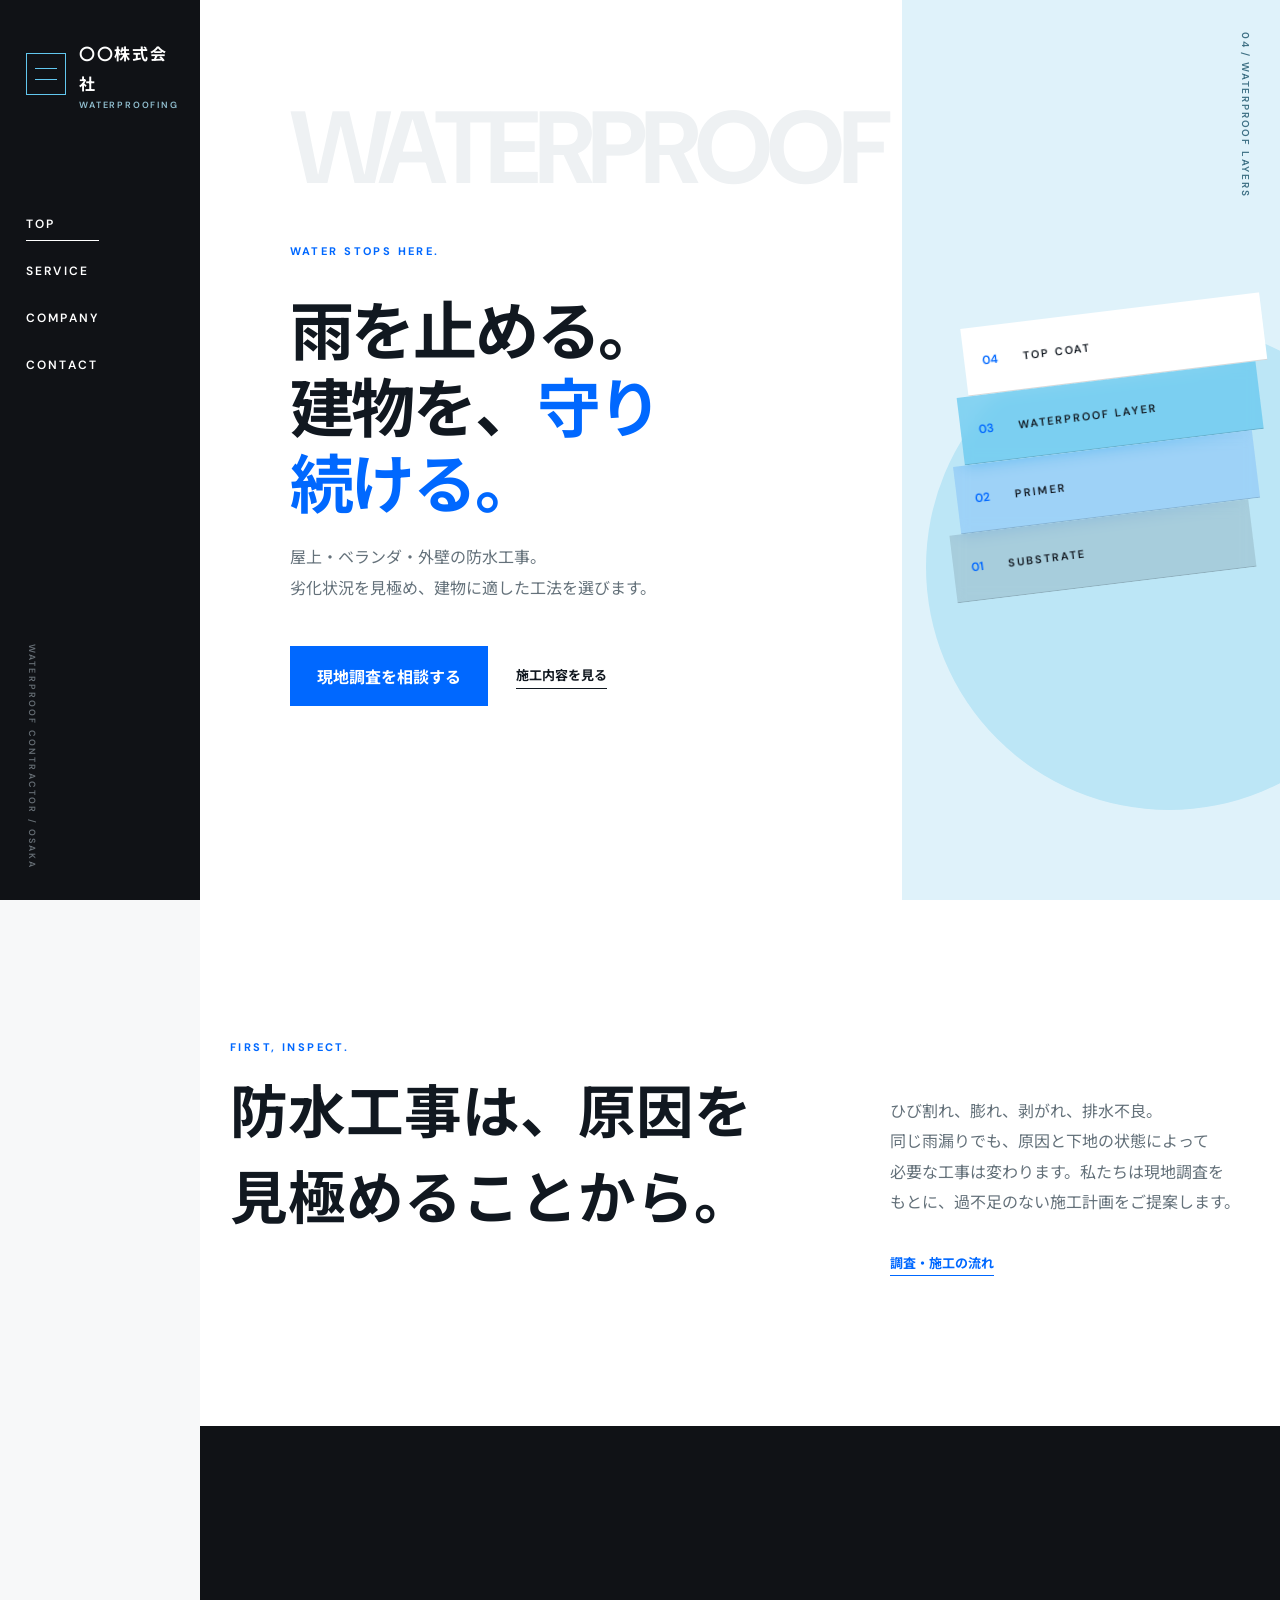
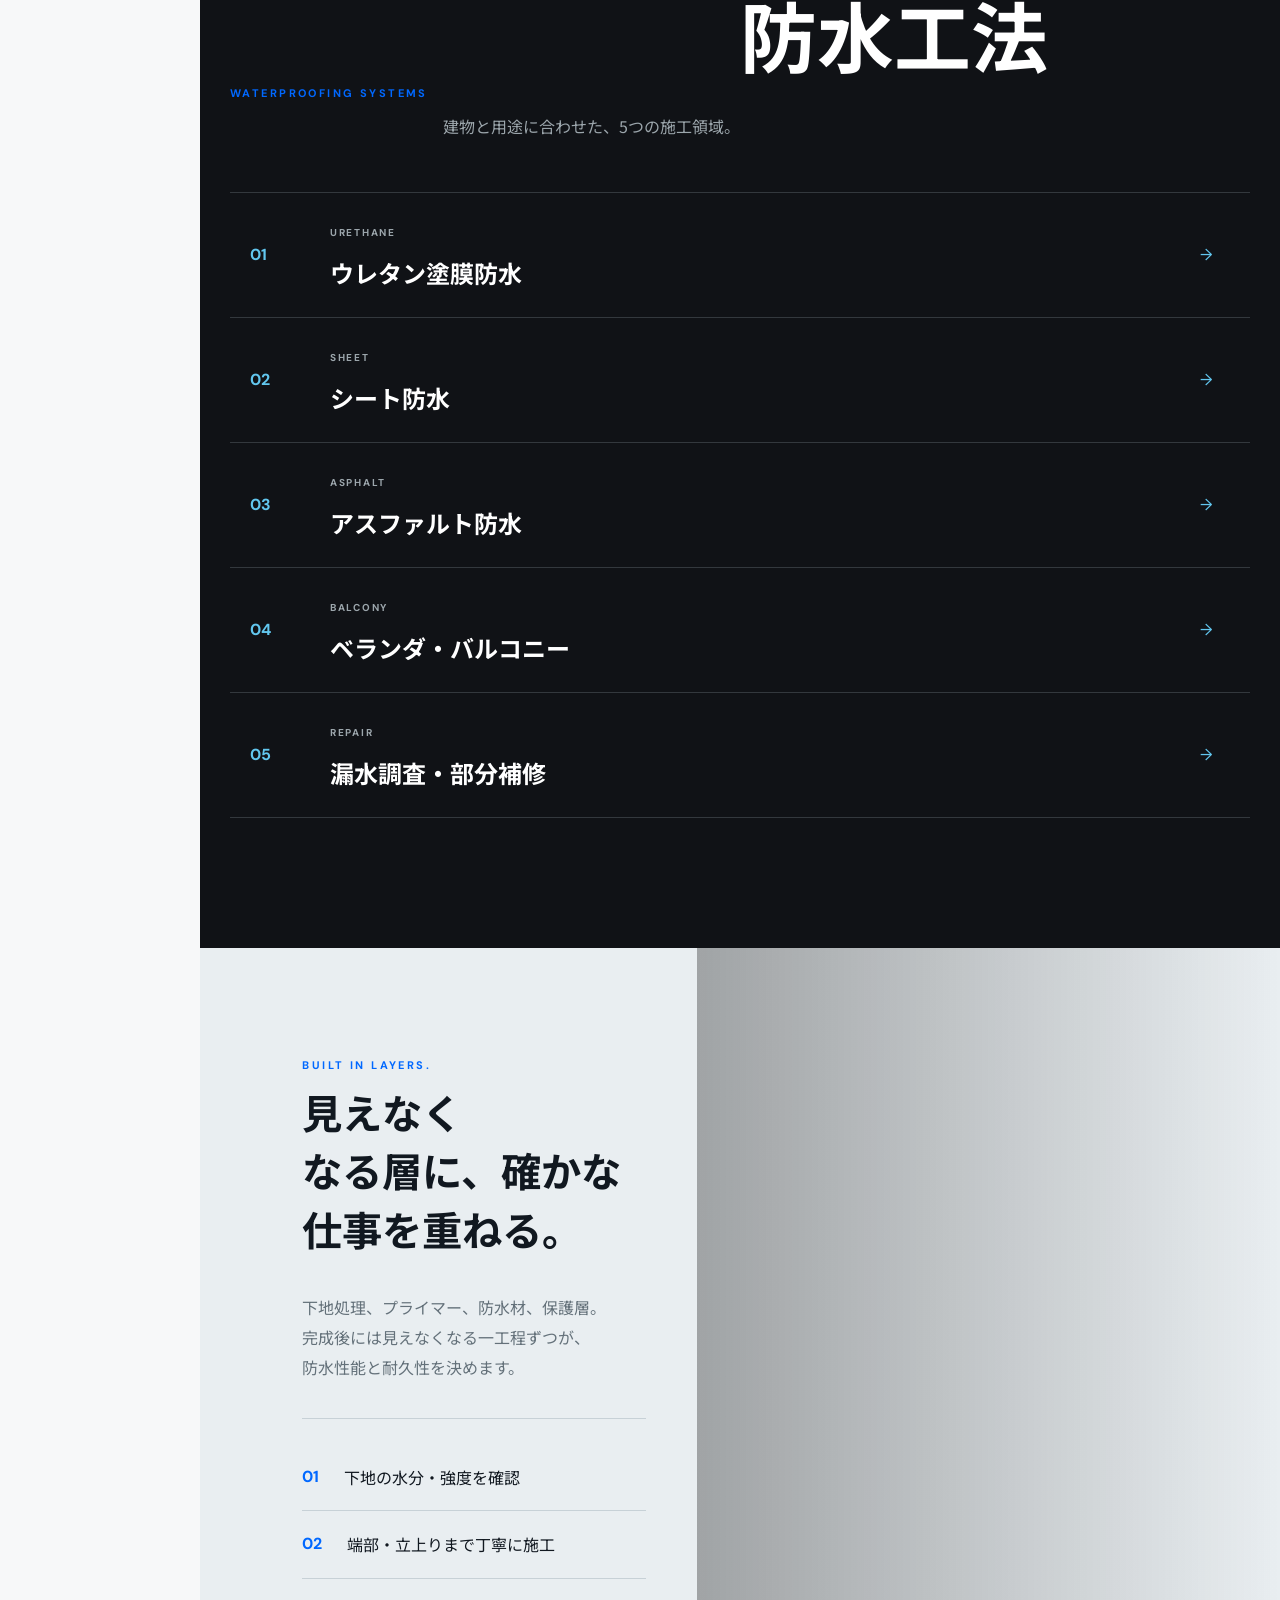
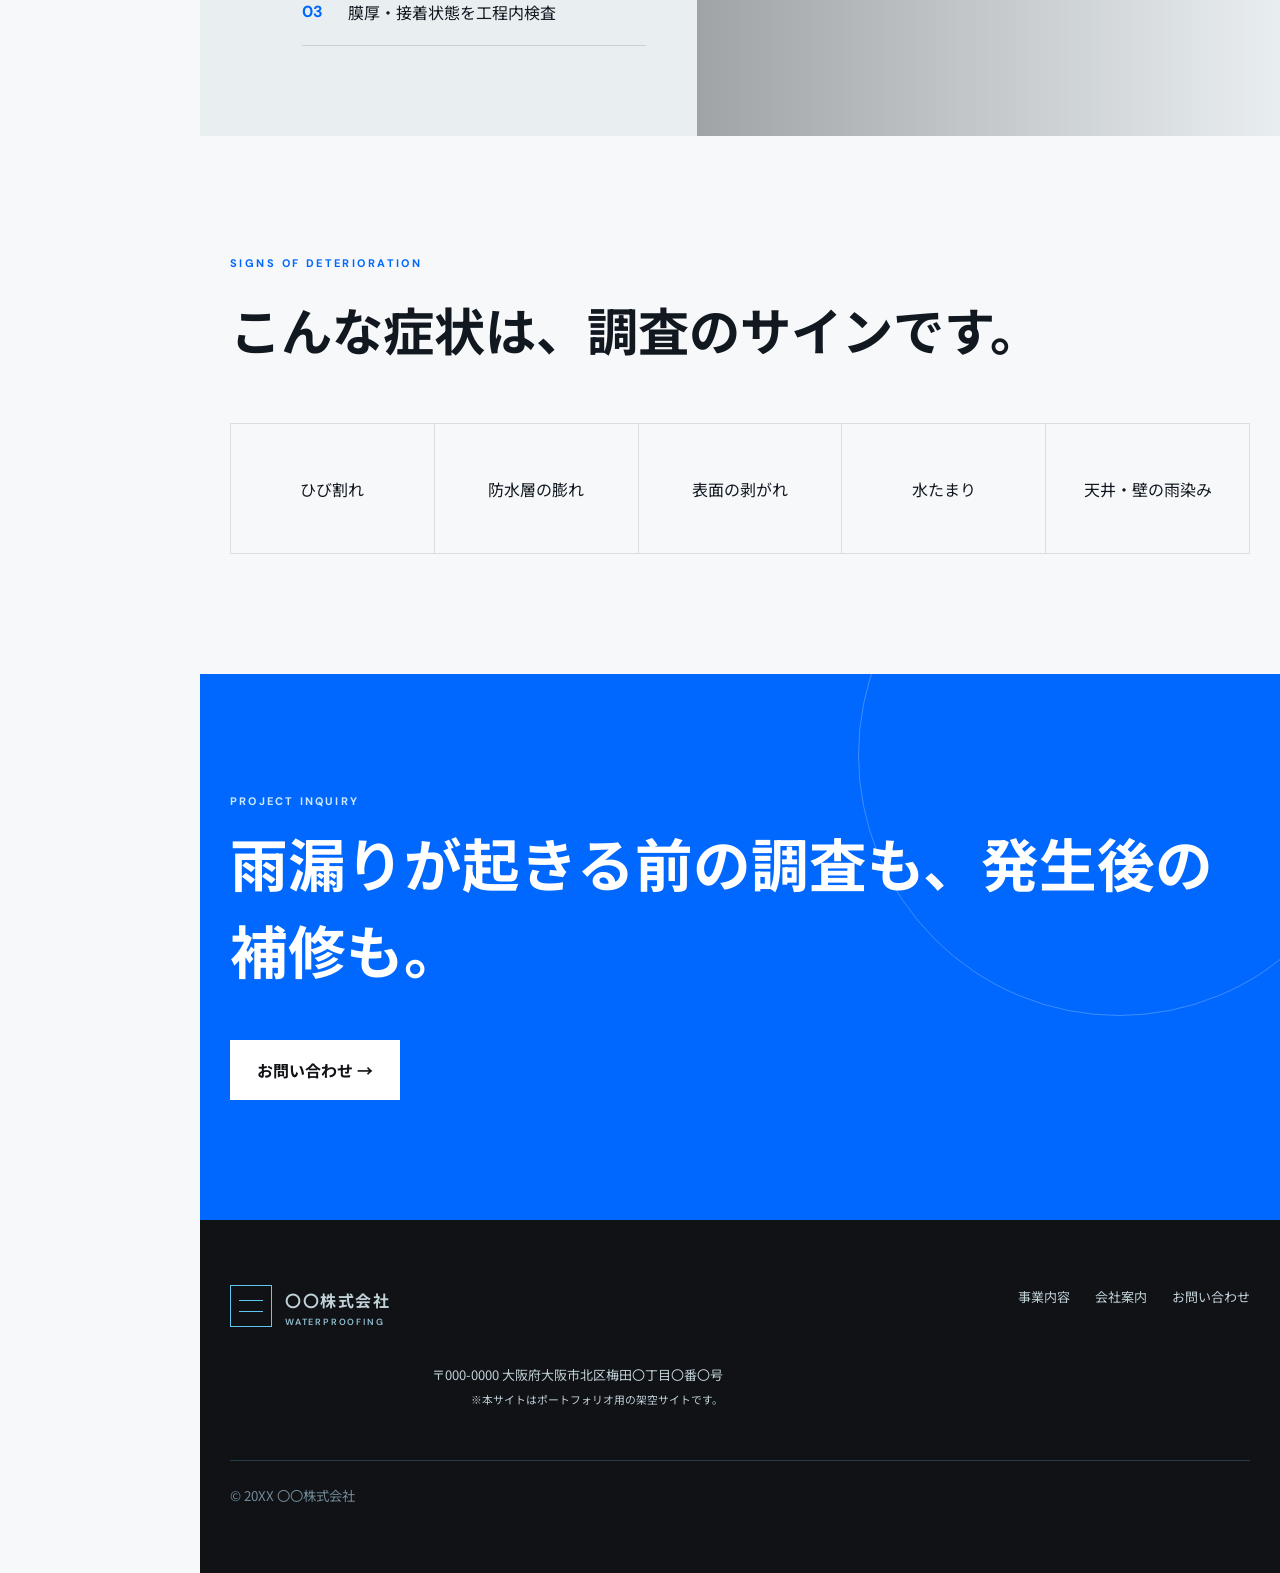
<file: index.html>
<!doctype html>
<html lang="ja">
<head>
<meta charset="UTF-8">
<meta name="viewport" content="width=device-width,initial-scale=1">
<meta name="description" content="屋上・バルコニー・外壁の防水工事。調査、施工、改修まで一貫対応します。">
<title>トップ | 〇〇株式会社</title>
<link rel="preconnect" href="https://fonts.googleapis.com">
<link rel="preconnect" href="https://fonts.gstatic.com" crossorigin>
<link href="https://fonts.googleapis.com/css2?family=DM+Sans:wght@400;500;600;700&family=Noto+Sans+JP:wght@400;500;600;700;800&display=swap" rel="stylesheet">
<link rel="stylesheet" href="editorial-modern.css?v=phrase-wrap1">
<link rel="icon" href="favicon.svg" type="image/svg+xml">
<script src="script.js?v=phrase-wrap1" defer>
</script>
</head>
<body>
<div class="progress">
</div>
<header>
<a class="logo" href="index.html">
<i>
</i>
<span>〇〇株式会社<small>WATERPROOFING</small>
</span>
</a>
<button class="menu" aria-label="メニューを開く" aria-expanded="false">
<b>
</b>
<b>
</b>
</button>
<nav>
<a class="on" href="index.html">TOP</a>
<a href="services.html">SERVICE</a>
<a href="company.html">COMPANY</a>
<a href="contact.html">CONTACT</a>
</nav>
</header>
<main>
<section class="hero">
<div class="hero-photo" aria-label="防水層の構成イメージ">
<ol class="layer-stack"><li><b>04</b><span>TOP COAT</span></li><li><b>03</b><span>WATERPROOF LAYER</span></li><li><b>02</b><span>PRIMER</span></li><li><b>01</b><span>SUBSTRATE</span></li></ol>
</div>
<div class="hero-panel">
<p class="en">WATER STOPS HERE.</p>
<h1 class="phrase-heading"><i class="phrase-unit">雨を</i><wbr><i class="phrase-unit">止める。</i><wbr><i class="phrase-unit">建物を、</i><wbr><i class="phrase-unit"><em>守り</em></i><wbr><i class="phrase-unit"><em>続ける。</em></i></h1>
<p class="lead">屋上・ベランダ・外壁の防水工事。<br>劣化状況を見極め、建物に適した工法を選びます。</p>
<div>
<a class="button" href="contact.html">現地調査を相談する</a>
<a class="line-link" href="services.html">施工内容を見る</a>
</div>
</div>
</section>
<section class="diagnosis">
<div>
<p class="label">FIRST, INSPECT.</p>
<h2 class="phrase-heading"><i class="phrase-unit">防水工事は、</i><wbr><i class="phrase-unit">原因を</i><wbr><i class="phrase-unit">見極める</i><wbr><i class="phrase-unit">ことから。</i></h2>
</div>
<div>
<p>ひび割れ、膨れ、剥がれ、排水不良。同じ雨漏りでも、原因と下地の状態によって必要な工事は変わります。私たちは現地調査をもとに、過不足のない施工計画をご提案します。</p>
<a class="line-link" href="services.html">調査・施工の流れ</a>
</div>
</section>
<section class="systems">
<div class="section-title">
<p class="label">WATERPROOFING SYSTEMS</p>
<h2 class="phrase-heading"><i class="phrase-unit">防水工法</i></h2>
<span>建物と用途に合わせた、5つの施工領域。</span>
</div>
<div class="system-list">
<a href="services.html#urethane">
<b>01</b>
<div>
<small>URETHANE</small>
<h3 class="phrase-heading"><i class="phrase-unit">ウレタン</i><wbr><i class="phrase-unit">塗膜防水</i></h3>
</div>
<span>→</span>
</a>
<a href="services.html#sheet">
<b>02</b>
<div>
<small>SHEET</small>
<h3 class="phrase-heading"><i class="phrase-unit">シート</i><wbr><i class="phrase-unit">防水</i></h3>
</div>
<span>→</span>
</a>
<a href="services.html#asphalt">
<b>03</b>
<div>
<small>ASPHALT</small>
<h3 class="phrase-heading"><i class="phrase-unit">アスファルト</i><wbr><i class="phrase-unit">防水</i></h3>
</div>
<span>→</span>
</a>
<a href="services.html#balcony">
<b>04</b>
<div>
<small>BALCONY</small>
<h3 class="phrase-heading"><i class="phrase-unit">ベランダ・</i><wbr><i class="phrase-unit">バルコニー</i></h3>
</div>
<span>→</span>
</a>
<a href="services.html#repair">
<b>05</b>
<div>
<small>REPAIR</small>
<h3 class="phrase-heading"><i class="phrase-unit">漏水調査・</i><wbr><i class="phrase-unit">部分補修</i></h3>
</div>
<span>→</span>
</a>
</div>
</section>
<section class="precision">
<div class="precision-copy">
<p class="label">BUILT IN LAYERS.</p>
<h2 class="phrase-heading precision-title"><i class="phrase-unit">見えなく</i><wbr><i class="phrase-unit">なる層に、</i><wbr><i class="phrase-unit">確かな</i><wbr><i class="phrase-unit">仕事を</i><wbr><i class="phrase-unit">重ねる。</i></h2>
<p>下地処理、プライマー、防水材、保護層。完成後には見えなくなる一工程ずつが、防水性能と耐久性を決めます。</p>
<ul>
<li>
<b>01</b>
<span>下地の水分・強度を確認</span>
</li>
<li>
<b>02</b>
<span>端部・立上りまで丁寧に施工</span>
</li>
<li>
<b>03</b>
<span>膜厚・接着状態を工程内検査</span>
</li>
</ul>
</div>
<div class="precision-photo" role="img" aria-label="防水材を施工する職人">
</div>
</section>
<section class="symptoms">
<p class="label">SIGNS OF DETERIORATION</p>
<h2 class="phrase-heading"><i class="phrase-unit">こんな</i><wbr><i class="phrase-unit">症状は、</i><wbr><i class="phrase-unit">調査の</i><wbr><i class="phrase-unit">サインです。</i></h2>
<div>
<span><span class="phrase-heading"><i class="phrase-unit">ひび割れ</i></span></span>
<span><span class="phrase-heading"><i class="phrase-unit">防水層の</i><wbr><i class="phrase-unit">膨れ</i></span></span>
<span><span class="phrase-heading"><i class="phrase-unit">表面の</i><wbr><i class="phrase-unit">剥がれ</i></span></span>
<span><span class="phrase-heading"><i class="phrase-unit">水たまり</i></span></span>
<span><span class="phrase-heading"><i class="phrase-unit">天井・</i><wbr><i class="phrase-unit">壁の</i><wbr><i class="phrase-unit">雨染み</i></span></span>
</div>
</section>
<section class="cta">
<p>PROJECT INQUIRY</p>
<h2 class="phrase-heading semantic-cta"><i class="phrase-unit">雨漏りが</i><wbr><i class="phrase-unit">起きる</i><wbr><i class="phrase-unit">前の</i><wbr><i class="phrase-unit">調査も、</i><wbr><i class="phrase-unit">発生後の</i><wbr><i class="phrase-unit">補修も。</i></h2>
<a class="button white" href="contact.html">お問い合わせ →</a>
</section>
</main>
<footer>
<a class="logo" href="index.html">
<i>
</i>
<span>〇〇株式会社<small>WATERPROOFING</small>
</span>
</a>
<div>
<a href="services.html">事業内容</a>
<a href="company.html">会社案内</a>
<a href="contact.html">お問い合わせ</a>
</div>
<p>〒000-0000 大阪府大阪市北区梅田〇丁目〇番〇号<br>
<small>※本サイトはポートフォリオ用の架空サイトです。</small>
</p>
<small>© 20XX 〇〇株式会社</small>
</footer>
</body>
</html>
</file>
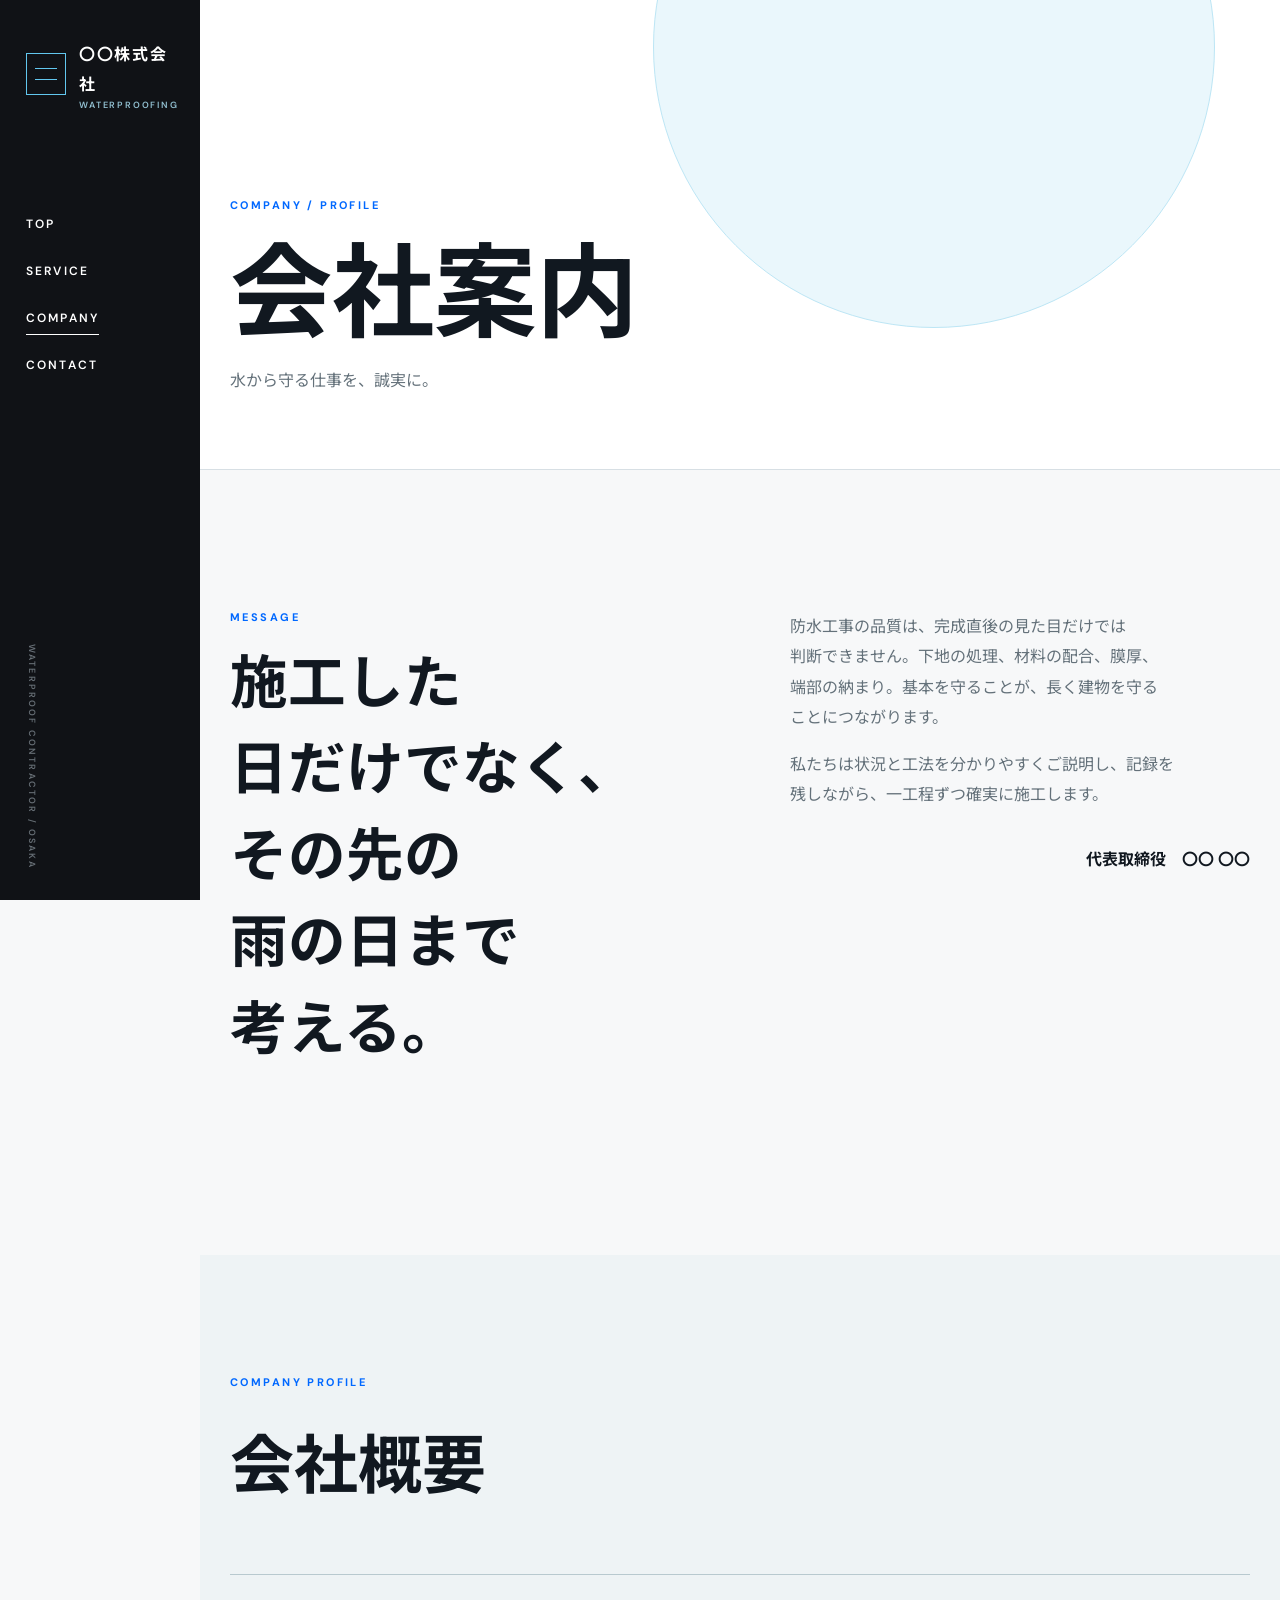
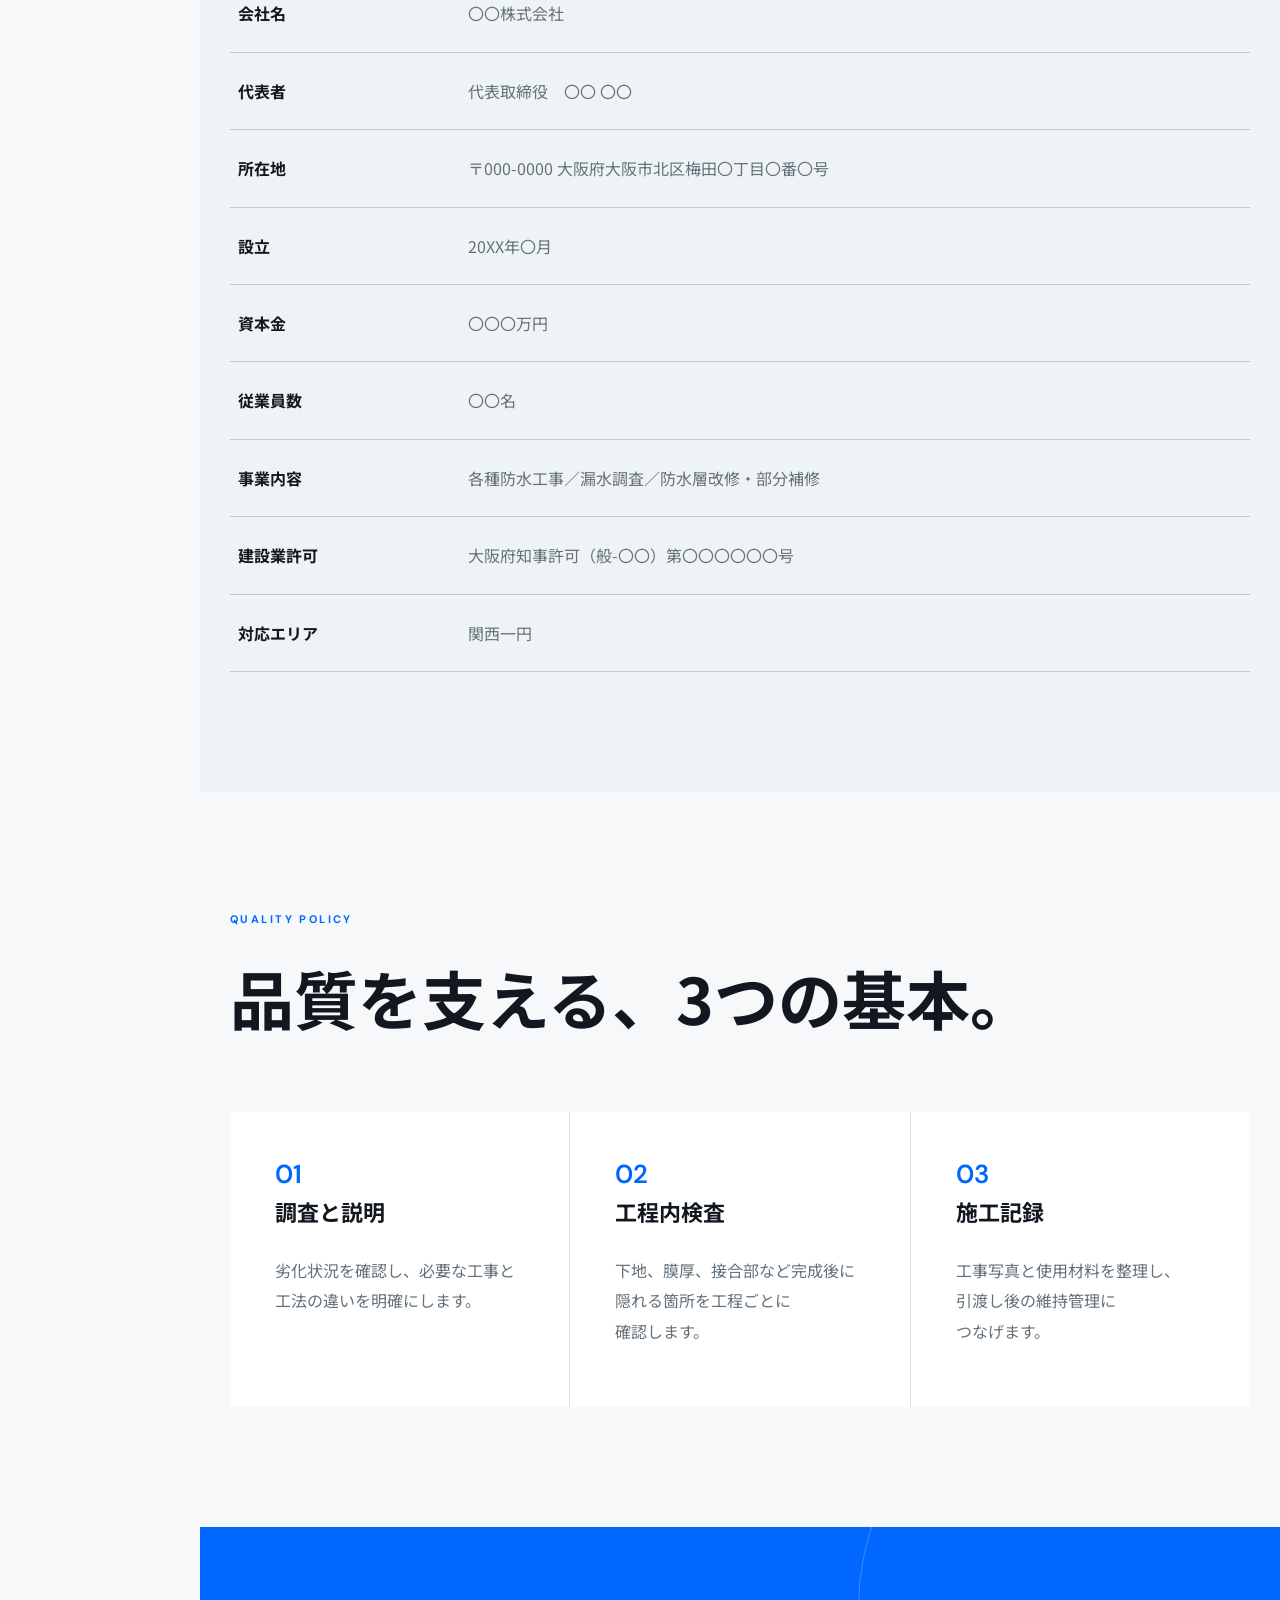
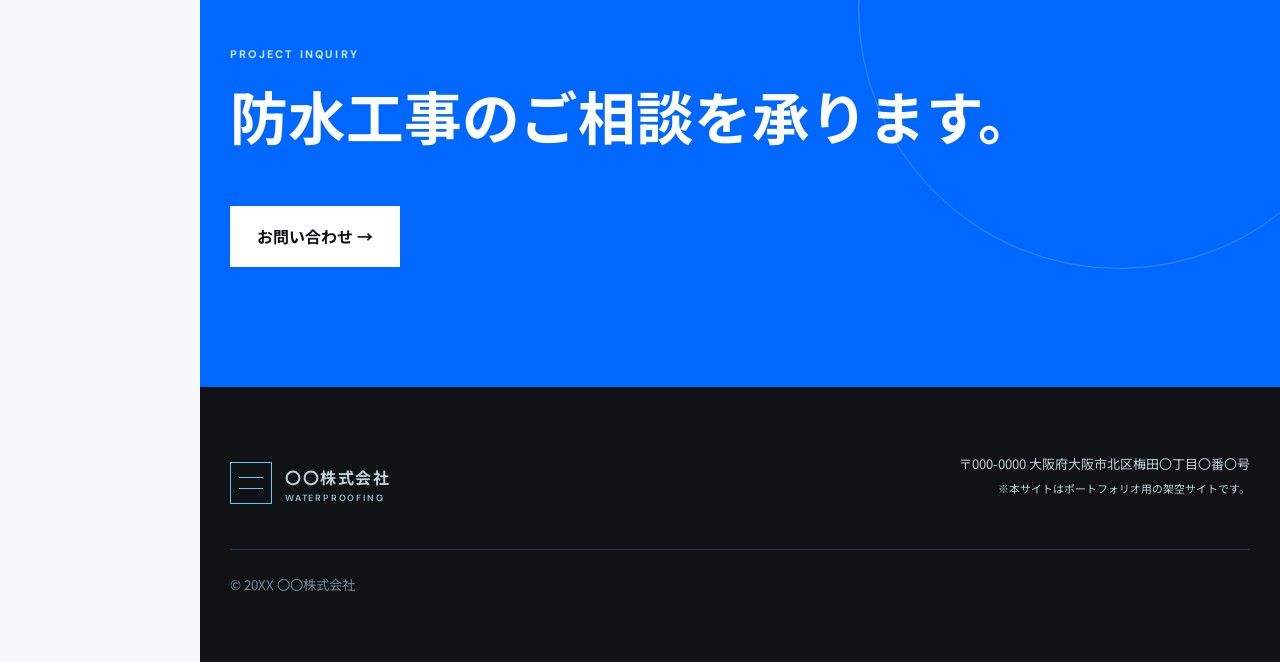
<file: company.html>
<!doctype html>
<html lang="ja">
<head>
<meta charset="UTF-8">
<meta name="viewport" content="width=device-width,initial-scale=1">
<meta name="description" content="〇〇株式会社の会社案内と施工品質への考え方。">
<title>会社案内 | 〇〇株式会社</title>
<link rel="preconnect" href="https://fonts.googleapis.com">
<link rel="preconnect" href="https://fonts.gstatic.com" crossorigin>
<link href="https://fonts.googleapis.com/css2?family=DM+Sans:wght@400;500;600;700&family=Noto+Sans+JP:wght@400;500;600;700;800&display=swap" rel="stylesheet">
<link rel="stylesheet" href="editorial-modern.css?v=phrase-wrap1">
<link rel="icon" href="favicon.svg" type="image/svg+xml">
<script src="script.js?v=phrase-wrap1" defer>
</script>
</head>
<body>
<div class="progress">
</div>
<header>
<a class="logo" href="index.html">
<i>
</i>
<span>〇〇株式会社<small>WATERPROOFING</small>
</span>
</a>
<button class="menu" aria-label="メニューを開く" aria-expanded="false">
<b>
</b>
<b>
</b>
</button>
<nav>
<a href="index.html">TOP</a>
<a href="services.html">SERVICE</a>
<a class="on" href="company.html">COMPANY</a>
<a href="contact.html">CONTACT</a>
</nav>
</header>
<main>
<section class="page-hero company">
<p>COMPANY / PROFILE</p>
<h1 class="phrase-heading"><i class="phrase-unit">会社案内</i></h1>
<span>水から守る仕事を、誠実に。</span>
</section>
<section class="message">
<div>
<p class="label">MESSAGE</p>
<h2 class="phrase-heading"><i class="phrase-unit">施工した</i><wbr><i class="phrase-unit">日だけでなく、</i><wbr><i class="phrase-unit">その先の</i><wbr><i class="phrase-unit">雨の日まで</i><wbr><i class="phrase-unit">考える。</i></h2>
</div>
<div>
<p>防水工事の品質は、完成直後の見た目だけでは判断できません。下地の処理、材料の配合、膜厚、端部の納まり。基本を守ることが、長く建物を守ることにつながります。</p>
<p>私たちは状況と工法を分かりやすくご説明し、記録を残しながら、一工程ずつ確実に施工します。</p>
<b>代表取締役　〇〇 〇〇</b>
</div>
</section>
<section class="profile">
<p class="label">COMPANY PROFILE</p>
<h2 class="phrase-heading"><i class="phrase-unit">会社概要</i></h2>
<dl>
<div>
<dt>会社名</dt>
<dd>〇〇株式会社</dd>
</div>
<div>
<dt>代表者</dt>
<dd>代表取締役　〇〇 〇〇</dd>
</div>
<div>
<dt>所在地</dt>
<dd>〒000-0000 大阪府大阪市北区梅田〇丁目〇番〇号</dd>
</div>
<div>
<dt>設立</dt>
<dd>20XX年〇月</dd>
</div>
<div>
<dt>資本金</dt>
<dd>〇〇〇万円</dd>
</div>
<div>
<dt>従業員数</dt>
<dd>〇〇名</dd>
</div>
<div>
<dt>事業内容</dt>
<dd>各種防水工事／漏水調査／防水層改修・部分補修</dd>
</div>
<div>
<dt>建設業許可</dt>
<dd>大阪府知事許可（般-〇〇）第〇〇〇〇〇〇号</dd>
</div>
<div>
<dt>対応エリア</dt>
<dd>関西一円</dd>
</div>
</dl>
</section>
<section class="quality">
<p class="label">QUALITY POLICY</p>
<h2 class="phrase-heading"><i class="phrase-unit">品質を</i><wbr><i class="phrase-unit">支える、</i><wbr><i class="phrase-unit">3つの</i><wbr><i class="phrase-unit">基本。</i></h2>
<div>
<article>
<b>01</b>
<h3 class="phrase-heading"><i class="phrase-unit">調査と</i><wbr><i class="phrase-unit">説明</i></h3>
<p>劣化状況を確認し、必要な工事と工法の違いを明確にします。</p>
</article>
<article>
<b>02</b>
<h3 class="phrase-heading"><i class="phrase-unit">工程内</i><wbr><i class="phrase-unit">検査</i></h3>
<p>下地、膜厚、接合部など完成後に隠れる箇所を工程ごとに確認します。</p>
</article>
<article>
<b>03</b>
<h3 class="phrase-heading"><i class="phrase-unit">施工記録</i></h3>
<p>工事写真と使用材料を整理し、引渡し後の維持管理につなげます。</p>
</article>
</div>
</section>
<section class="cta">
<p>PROJECT INQUIRY</p>
<h2 class="phrase-heading semantic-cta"><i class="phrase-unit">防水工事の</i><wbr><i class="phrase-unit">ご相談を</i><wbr><i class="phrase-unit">承ります。</i></h2>
<a class="button white" href="contact.html">お問い合わせ →</a>
</section>
</main>
<footer>
<a class="logo" href="index.html">
<i>
</i>
<span>〇〇株式会社<small>WATERPROOFING</small>
</span>
</a>
<p>〒000-0000 大阪府大阪市北区梅田〇丁目〇番〇号<br>
<small>※本サイトはポートフォリオ用の架空サイトです。</small>
</p>
<small>© 20XX 〇〇株式会社</small>
</footer>
</body>
</html>
</file>
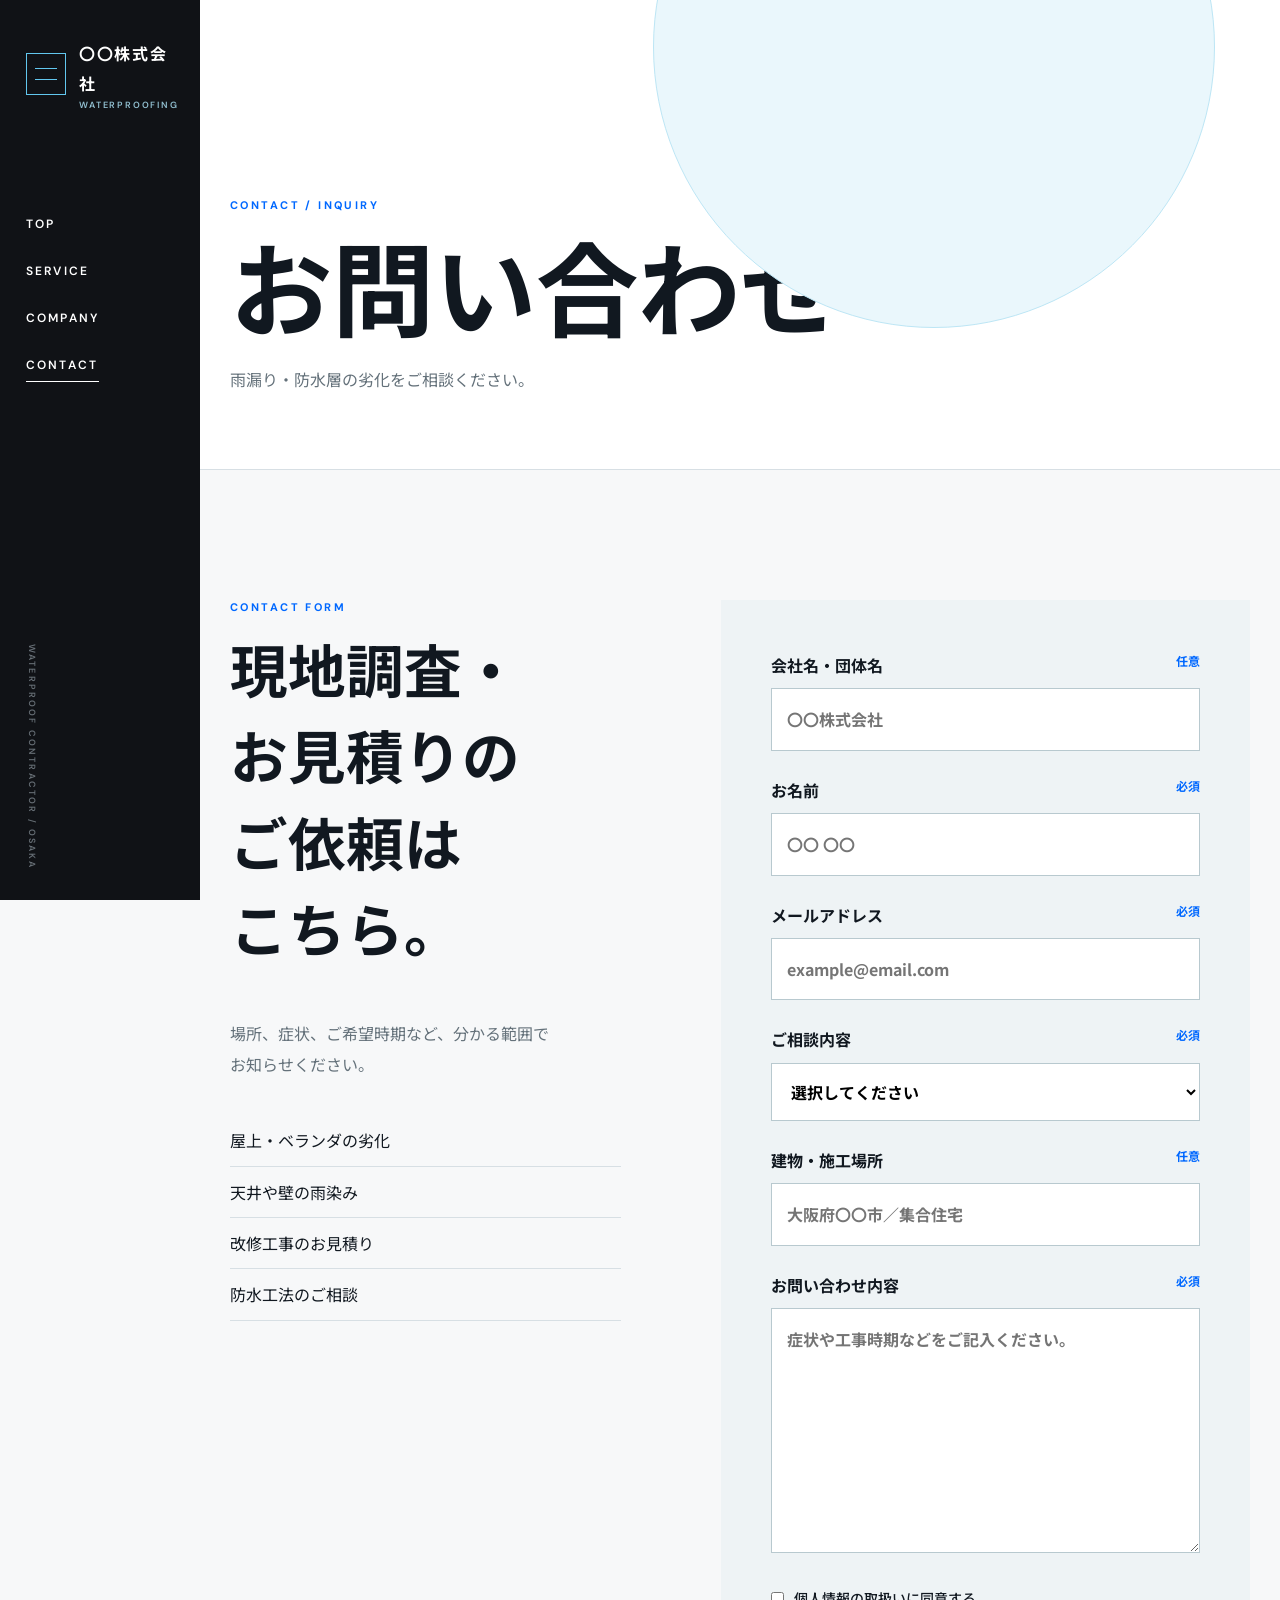
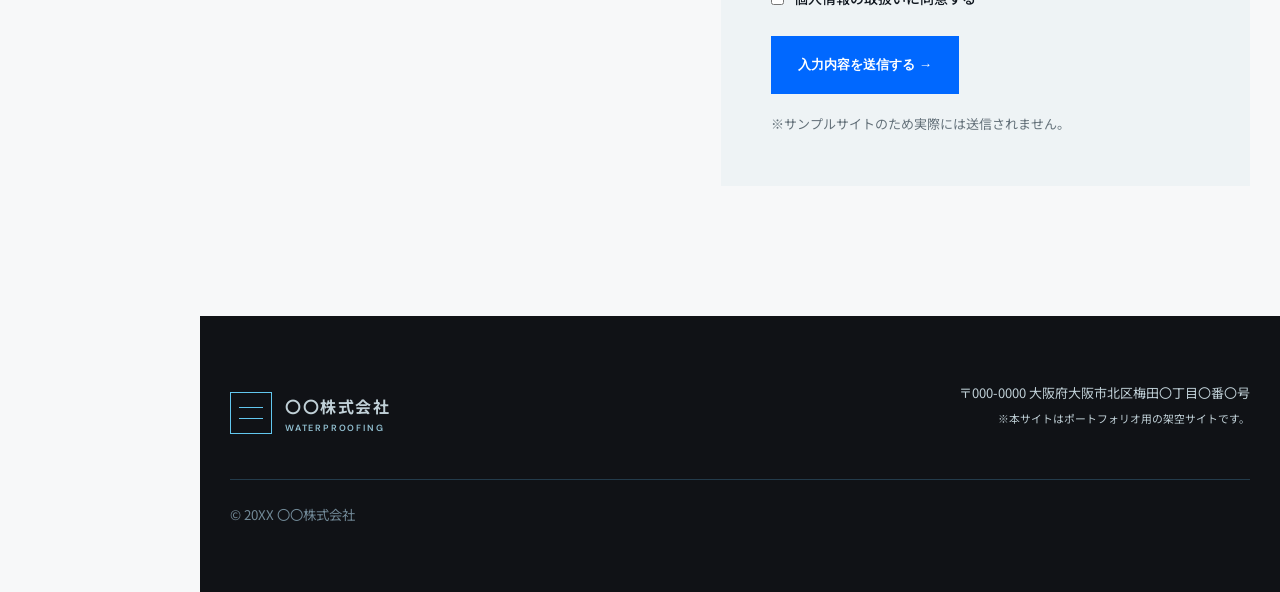
<file: contact.html>
<!doctype html>
<html lang="ja">
<head>
<meta charset="UTF-8">
<meta name="viewport" content="width=device-width,initial-scale=1">
<meta name="description" content="防水工事・漏水調査のお問い合わせ。">
<title>お問い合わせ | 〇〇株式会社</title>
<link rel="preconnect" href="https://fonts.googleapis.com">
<link rel="preconnect" href="https://fonts.gstatic.com" crossorigin>
<link href="https://fonts.googleapis.com/css2?family=DM+Sans:wght@400;500;600;700&family=Noto+Sans+JP:wght@400;500;600;700;800&display=swap" rel="stylesheet">
<link rel="stylesheet" href="editorial-modern.css?v=phrase-wrap1">
<link rel="icon" href="favicon.svg" type="image/svg+xml">
<script src="script.js?v=phrase-wrap1" defer>
</script>
</head>
<body>
<div class="progress">
</div>
<header>
<a class="logo" href="index.html">
<i>
</i>
<span>〇〇株式会社<small>WATERPROOFING</small>
</span>
</a>
<button class="menu" aria-label="メニューを開く" aria-expanded="false">
<b>
</b>
<b>
</b>
</button>
<nav>
<a href="index.html">TOP</a>
<a href="services.html">SERVICE</a>
<a href="company.html">COMPANY</a>
<a class="on" href="contact.html">CONTACT</a>
</nav>
</header>
<main>
<section class="page-hero contact">
<p>CONTACT / INQUIRY</p>
<h1 class="phrase-heading"><i class="phrase-unit">お問い合わせ</i></h1>
<span>雨漏り・防水層の劣化をご相談ください。</span>
</section>
<section class="contact-wrap">
<div>
<p class="label">CONTACT FORM</p>
<h2 class="phrase-heading"><i class="phrase-unit">現地調査・</i><wbr><i class="phrase-unit">お見積りの</i><wbr><i class="phrase-unit">ご依頼は</i><wbr><i class="phrase-unit">こちら。</i></h2>
<p>場所、症状、ご希望時期など、分かる範囲でお知らせください。</p>
<ul>
<li>屋上・ベランダの劣化</li>
<li>天井や壁の雨染み</li>
<li>改修工事のお見積り</li>
<li>防水工法のご相談</li>
</ul>
</div>
<form id="contact-form">
<label>会社名・団体名<span>任意</span>
<input name="company" placeholder="〇〇株式会社">
</label>
<label>お名前<span>必須</span>
<input name="name" placeholder="〇〇 〇〇" required>
</label>
<label>メールアドレス<span>必須</span>
<input type="email" name="email" placeholder="example@email.com" required>
</label>
<label>ご相談内容<span>必須</span>
<select name="type" required>
<option value="">選択してください</option>
<option>屋上防水</option>
<option>ベランダ・廊下防水</option>
<option>漏水調査・補修</option>
<option>その他</option>
</select>
</label>
<label>建物・施工場所<span>任意</span>
<input name="location" placeholder="大阪府〇〇市／集合住宅">
</label>
<label>お問い合わせ内容<span>必須</span>
<textarea name="message" rows="7" placeholder="症状や工事時期などをご記入ください。" required>
</textarea>
</label>
<label class="check">
<input type="checkbox" required>
<i>個人情報の取扱いに同意する</i>
</label>
<button class="button" type="submit">入力内容を送信する →</button>
<p class="note">※サンプルサイトのため実際には送信されません。</p>
<p class="success" role="status" hidden>入力内容を確認しました。サンプルのため送信は行われません。</p>
</form>
</section>
</main>
<footer>
<a class="logo" href="index.html">
<i>
</i>
<span>〇〇株式会社<small>WATERPROOFING</small>
</span>
</a>
<p>〒000-0000 大阪府大阪市北区梅田〇丁目〇番〇号<br>
<small>※本サイトはポートフォリオ用の架空サイトです。</small>
</p>
<small>© 20XX 〇〇株式会社</small>
</footer>
</body>
</html>
</file>
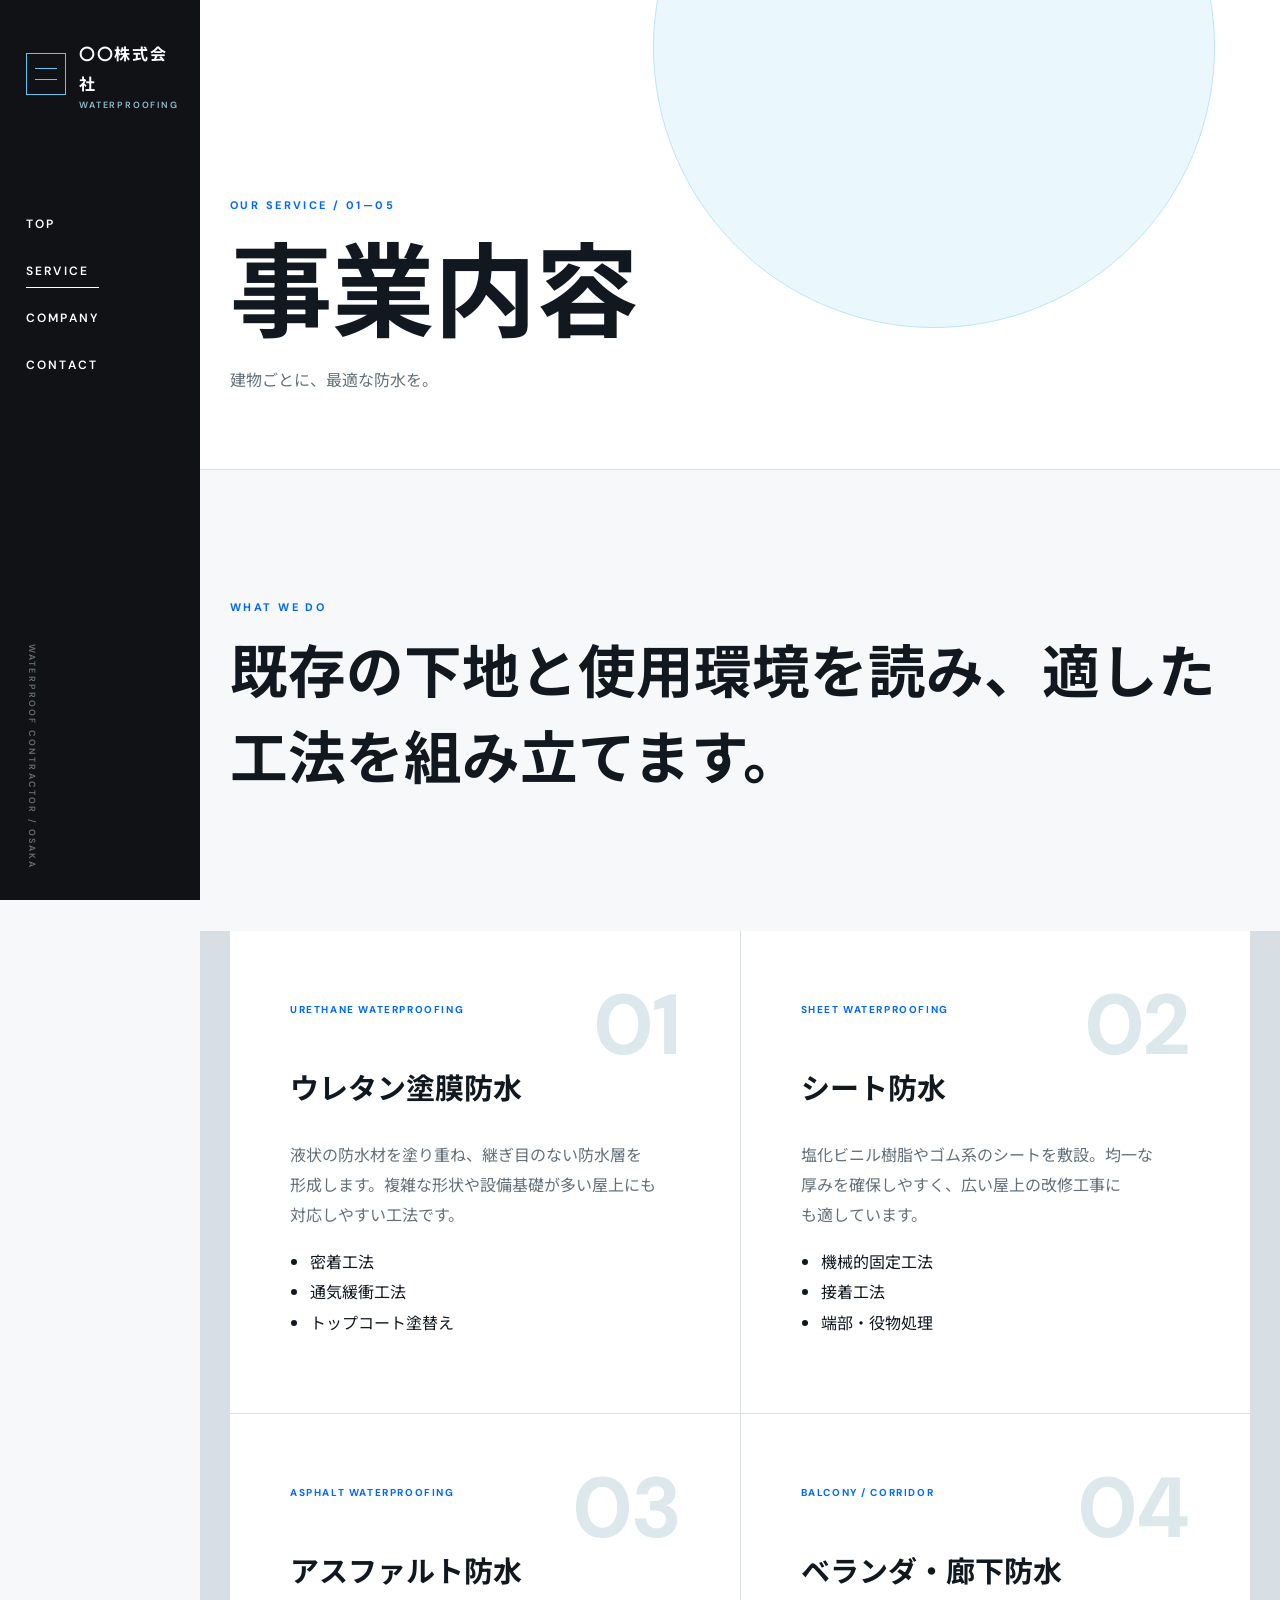
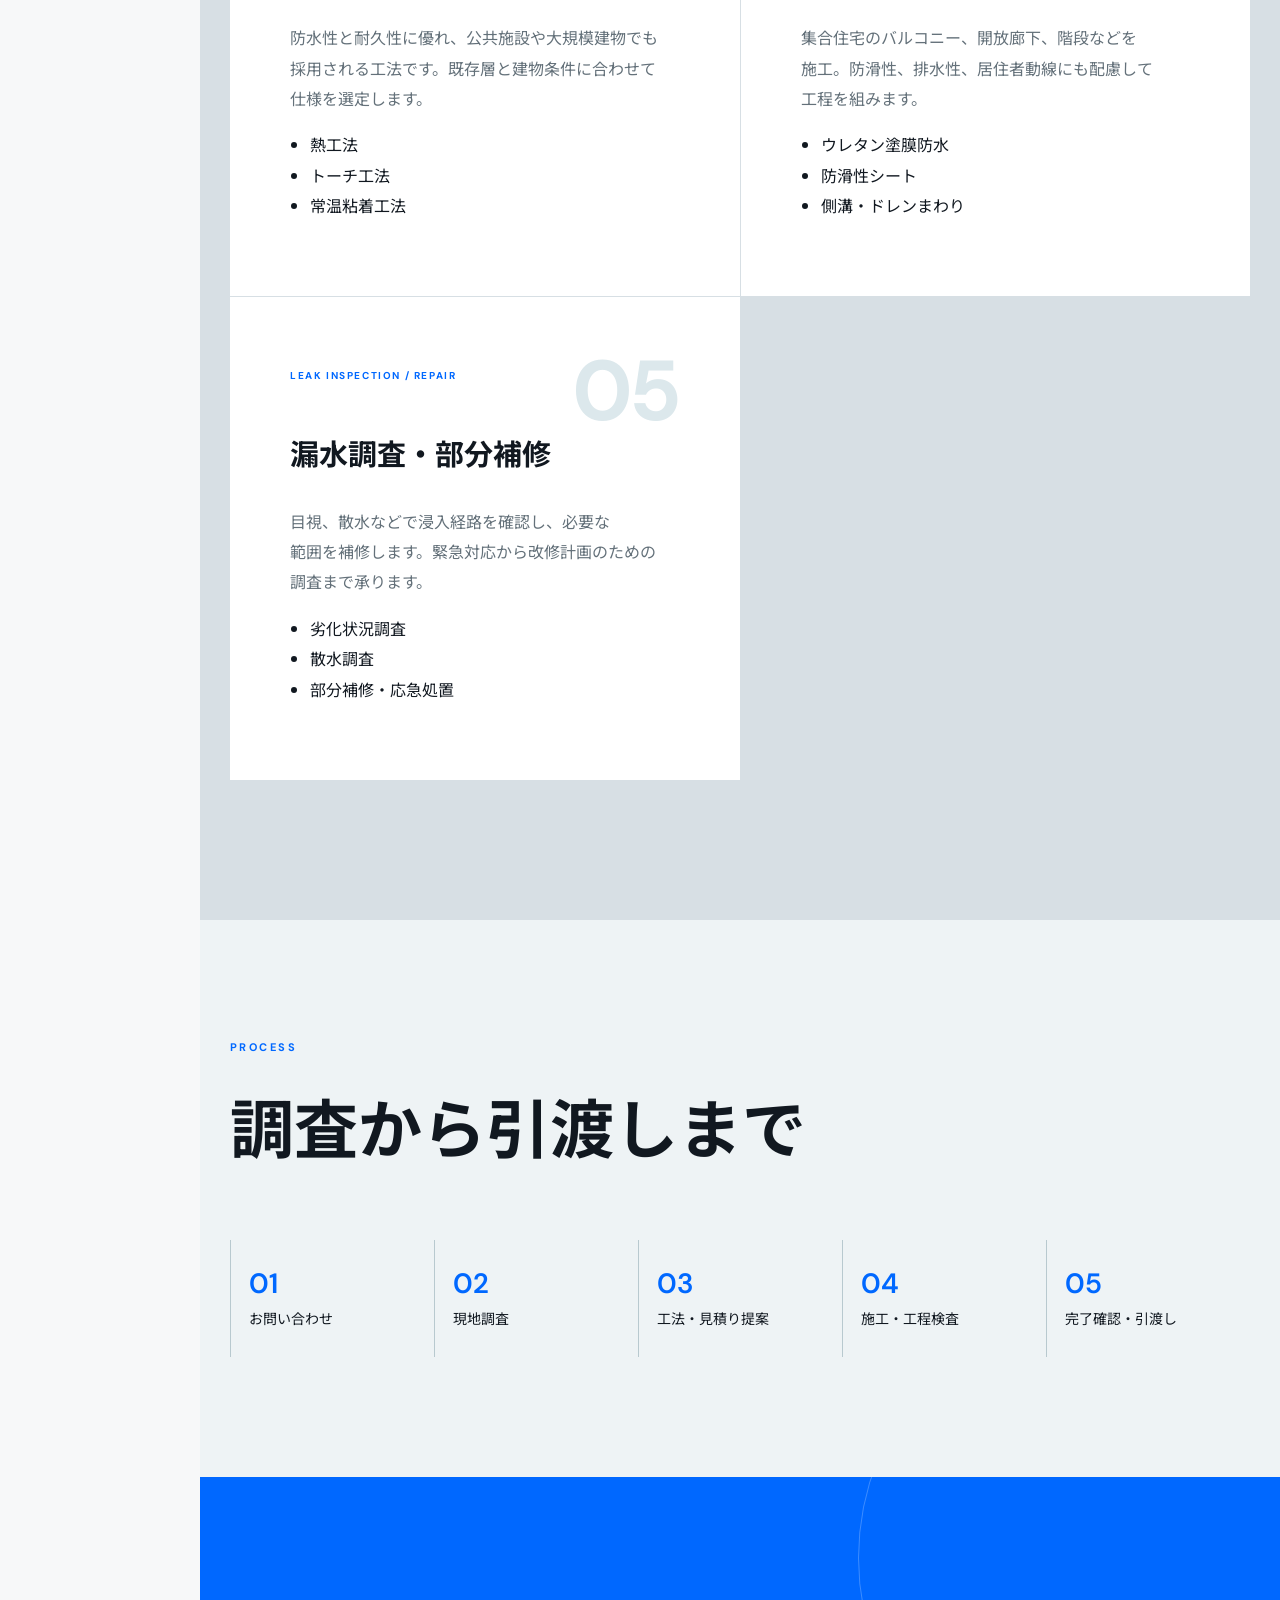
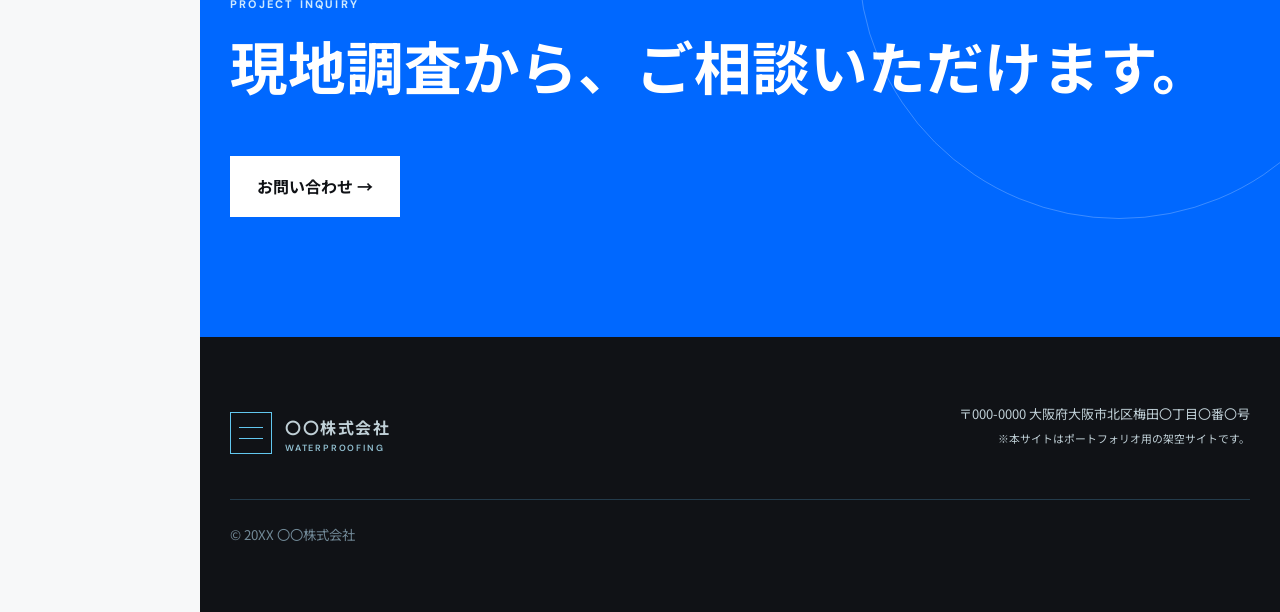
<file: services.html>
<!doctype html>
<html lang="ja">
<head>
<meta charset="UTF-8">
<meta name="viewport" content="width=device-width,initial-scale=1">
<meta name="description" content="ウレタン、シート、アスファルトなど防水工事の施工内容。">
<title>事業内容 | 〇〇株式会社</title>
<link rel="preconnect" href="https://fonts.googleapis.com">
<link rel="preconnect" href="https://fonts.gstatic.com" crossorigin>
<link href="https://fonts.googleapis.com/css2?family=DM+Sans:wght@400;500;600;700&family=Noto+Sans+JP:wght@400;500;600;700;800&display=swap" rel="stylesheet">
<link rel="stylesheet" href="editorial-modern.css?v=phrase-wrap1">
<link rel="icon" href="favicon.svg" type="image/svg+xml">
<script src="script.js?v=phrase-wrap1" defer>
</script>
</head>
<body>
<div class="progress">
</div>
<header>
<a class="logo" href="index.html">
<i>
</i>
<span>〇〇株式会社<small>WATERPROOFING</small>
</span>
</a>
<button class="menu" aria-label="メニューを開く" aria-expanded="false">
<b>
</b>
<b>
</b>
</button>
<nav>
<a href="index.html">TOP</a>
<a class="on" href="services.html">SERVICE</a>
<a href="company.html">COMPANY</a>
<a href="contact.html">CONTACT</a>
</nav>
</header>
<main>
<section class="page-hero">
<p>OUR SERVICE / 01—05</p>
<h1 class="phrase-heading"><i class="phrase-unit">事業内容</i></h1>
<span>建物ごとに、最適な防水を。</span>
</section>
<section class="service-lead">
<p class="label">WHAT WE DO</p>
<h2 class="phrase-heading"><i class="phrase-unit">既存の</i><wbr><i class="phrase-unit">下地と</i><wbr><i class="phrase-unit">使用環境を</i><wbr><i class="phrase-unit">読み、</i><wbr><i class="phrase-unit">適した</i><wbr><i class="phrase-unit">工法を</i><wbr><i class="phrase-unit">組み立てます。</i></h2>
</section>
<section class="service-cards">
<article id="urethane">
<b>01</b>
<small>URETHANE WATERPROOFING</small>
<h2 class="phrase-heading"><i class="phrase-unit">ウレタン</i><wbr><i class="phrase-unit">塗膜防水</i></h2>
<p>液状の防水材を塗り重ね、継ぎ目のない防水層を形成します。複雑な形状や設備基礎が多い屋上にも対応しやすい工法です。</p>
<ul>
<li>密着工法</li>
<li>通気緩衝工法</li>
<li>トップコート塗替え</li>
</ul>
</article>
<article id="sheet">
<b>02</b>
<small>SHEET WATERPROOFING</small>
<h2 class="phrase-heading"><i class="phrase-unit">シート</i><wbr><i class="phrase-unit">防水</i></h2>
<p>塩化ビニル樹脂やゴム系のシートを敷設。均一な厚みを確保しやすく、広い屋上の改修工事にも適しています。</p>
<ul>
<li>機械的固定工法</li>
<li>接着工法</li>
<li>端部・役物処理</li>
</ul>
</article>
<article id="asphalt">
<b>03</b>
<small>ASPHALT WATERPROOFING</small>
<h2 class="phrase-heading"><i class="phrase-unit">アスファルト</i><wbr><i class="phrase-unit">防水</i></h2>
<p>防水性と耐久性に優れ、公共施設や大規模建物でも採用される工法です。既存層と建物条件に合わせて仕様を選定します。</p>
<ul>
<li>熱工法</li>
<li>トーチ工法</li>
<li>常温粘着工法</li>
</ul>
</article>
<article id="balcony">
<b>04</b>
<small>BALCONY / CORRIDOR</small>
<h2 class="phrase-heading"><i class="phrase-unit">ベランダ・</i><wbr><i class="phrase-unit">廊下防水</i></h2>
<p>集合住宅のバルコニー、開放廊下、階段などを施工。防滑性、排水性、居住者動線にも配慮して工程を組みます。</p>
<ul>
<li>ウレタン塗膜防水</li>
<li>防滑性シート</li>
<li>側溝・ドレンまわり</li>
</ul>
</article>
<article id="repair">
<b>05</b>
<small>LEAK INSPECTION / REPAIR</small>
<h2 class="phrase-heading"><i class="phrase-unit">漏水調査・</i><wbr><i class="phrase-unit">部分補修</i></h2>
<p>目視、散水などで浸入経路を確認し、必要な範囲を補修します。緊急対応から改修計画のための調査まで承ります。</p>
<ul>
<li>劣化状況調査</li>
<li>散水調査</li>
<li>部分補修・応急処置</li>
</ul>
</article>
</section>
<section class="flow">
<p class="label">PROCESS</p>
<h2 class="phrase-heading"><i class="phrase-unit">調査から</i><wbr><i class="phrase-unit">引渡しまで</i></h2>
<ol>
<li>
<b>01</b>
<span class="phrase-heading"><i class="phrase-unit">お問い合わせ</i></span>
</li>
<li>
<b>02</b>
<span class="phrase-heading"><i class="phrase-unit">現地調査</i></span>
</li>
<li>
<b>03</b>
<span class="phrase-heading"><i class="phrase-unit">工法・</i><wbr><i class="phrase-unit">見積り</i><wbr><i class="phrase-unit">提案</i></span>
</li>
<li>
<b>04</b>
<span class="phrase-heading"><i class="phrase-unit">施工・</i><wbr><i class="phrase-unit">工程検査</i></span>
</li>
<li>
<b>05</b>
<span class="phrase-heading"><i class="phrase-unit">完了</i><wbr><i class="phrase-unit">確認・</i><wbr><i class="phrase-unit">引渡し</i></span>
</li>
</ol>
</section>
<section class="cta">
<p>PROJECT INQUIRY</p>
<h2 class="phrase-heading semantic-cta"><i class="phrase-unit">現地調査から、</i><wbr><i class="phrase-unit">ご相談</i><wbr><i class="phrase-unit">いただけます。</i></h2>
<a class="button white" href="contact.html">お問い合わせ →</a>
</section>
</main>
<footer>
<a class="logo" href="index.html">
<i>
</i>
<span>〇〇株式会社<small>WATERPROOFING</small>
</span>
</a>
<p>〒000-0000 大阪府大阪市北区梅田〇丁目〇番〇号<br>
<small>※本サイトはポートフォリオ用の架空サイトです。</small>
</p>
<small>© 20XX 〇〇株式会社</small>
</footer>
</body>
</html>
</file>
<file: editorial-modern.css>
:root{--navy:#071b2d;--blue:#167bb0;--aqua:#5fb7d8;--ice:#eef5f7;--white:#fff;--ink:#14222b;--muted:#62717a;--line:#cad8de;--max:1280px}
*{box-sizing:border-box}
html{scroll-behavior:smooth}
body{margin:0;color:var(--ink);background:#fff;font:16px/1.9 "Noto Sans JP",sans-serif}
body.locked{overflow:hidden}
a{color:inherit;text-decoration:none}
h1,h2,h3,p{margin-top:0}
h1,h2,h3{text-wrap:balance;line-break:strict}
.progress{position:fixed;z-index:100;top:0;left:0;height:3px;background:var(--aqua)}
header{position:fixed;z-index:50;inset:0 auto 0 0;width:230px;height:100vh;padding:42px 30px 34px;display:flex;flex-direction:column;align-items:flex-start;color:#fff;background:#061522;border-right:1px solid #19394c;transition:.3s}
header:after{content:"WATERPROOF CONTRACTOR / OSAKA";margin-top:auto;color:#547486;font:600 9px "DM Sans";letter-spacing:.2em;writing-mode:vertical-rl}
header.solid{background:#061522;box-shadow:10px 0 35px rgba(0,0,0,.12)}
.logo{display:flex;align-items:center;gap:13px}
.logo>i{width:42px;height:42px;border:1px solid var(--aqua);position:relative}
.logo>i:before,.logo>i:after{content:"";position:absolute;left:8px;right:8px;height:1px;background:var(--aqua)}
.logo>i:before{top:14px}
.logo>i:after{top:25px}
.logo span{font-weight:700;letter-spacing:.1em}
.logo small{display:block;color:#91bfd0;font:600 9px "DM Sans";letter-spacing:.2em}
nav{display:flex;flex-direction:column;gap:28px;margin-top:90px}
nav a{font:600 11px "DM Sans";letter-spacing:.18em;position:relative}
nav a:after{content:"";position:absolute;left:0;right:100%;bottom:-9px;height:1px;background:var(--aqua);transition:.3s}
nav a:hover:after,nav a.on:after{right:0}
.menu{display:none}
main,body>footer{margin-left:230px}
.hero{min-height:760px;height:100svh;display:grid;grid-template-columns:52% 48%;position:relative;overflow:hidden;color:#fff;background:var(--navy)}
.hero-photo{padding:140px 6vw 75px;display:flex;flex-direction:column;justify-content:space-between;background:linear-gradient(145deg,#061522,#0b3048);position:relative;overflow:hidden}
.hero-photo:before{content:"";position:absolute;inset:0;background:repeating-linear-gradient(90deg,transparent 0,transparent calc(20% - 1px),rgba(95,183,216,.08) 20%)}
.layer-copy{position:relative;z-index:1}.layer-copy p{color:var(--aqua);font:700 11px "DM Sans";letter-spacing:.22em}.layer-copy h2{max-width:600px;color:#fff;font-size:clamp(2.2rem,3.5vw,4rem);line-height:1.5}.layer-stack{position:relative;z-index:1;list-style:none;padding:0;margin:0;width:min(610px,100%)}.layer-stack li{height:54px;padding:0 18px;display:flex;align-items:center;gap:25px;border-top:1px solid rgba(255,255,255,.35);color:#fff;background:rgba(255,255,255,.04);transform:translateX(calc(var(--n,0)*18px))}.layer-stack li:nth-child(1){--n:3;background:rgba(95,183,216,.34)}.layer-stack li:nth-child(2){--n:2;background:rgba(22,123,176,.28)}.layer-stack li:nth-child(3){--n:1}.layer-stack b{color:var(--aqua);font:600 12px "DM Sans"}.layer-stack span{font:600 11px "DM Sans";letter-spacing:.18em}
.hero-panel{min-width:0;padding:125px 3vw 75px 4.5vw;display:flex;flex-direction:column;justify-content:center;background:linear-gradient(145deg,#0a2740,#061827)}
.hero-panel:before{content:"";position:absolute;right:-12%;top:-20%;width:48vw;height:48vw;border:1px solid rgba(95,183,216,.16);border-radius:50%}
.en,.label{color:var(--blue);font:700 11px "DM Sans";letter-spacing:.22em}
.hero .en{color:var(--aqua)}
.hero h1{margin:20px 0 22px;font-size:clamp(2.75rem,3.55vw,3.75rem);line-height:1.32;position:relative}
.hero h1 span,.hero h1 em{display:block;width:max-content;max-width:none;white-space:nowrap!important}
.hero h1 em{font-style:normal;color:var(--aqua)}
.hero .lead{color:#b8cbd4;position:relative}
.hero-panel>div{display:flex;align-items:center;gap:28px;margin-top:28px;position:relative}
.button{min-height:58px;padding:15px 27px;display:inline-flex;align-items:center;justify-content:center;color:#fff;background:var(--blue);border:0;font-weight:700;cursor:pointer}
.line-link{font-size:13px;font-weight:700;border-bottom:1px solid currentColor}
.diagnosis{max-width:var(--max);margin:auto;padding:140px 30px;display:grid;grid-template-columns:1.2fr .8fr;gap:120px}
.diagnosis h2,.service-lead h2,.message h2,.contact-wrap h2{font-size:clamp(2.4rem,4.5vw,4.8rem);line-height:1.5}
.diagnosis>div:last-child{padding-top:55px;color:var(--muted)}
.diagnosis .line-link{display:inline-block;margin-top:18px;color:var(--blue)}
.systems{padding:130px max(30px,calc((100% - var(--max))/2));background:var(--ice)}
.section-title{display:grid;grid-template-columns:1fr 1fr;align-items:end;margin-bottom:50px}
.section-title h2{font-size:clamp(3rem,6vw,6rem);margin:5px 0}
.section-title span{color:var(--muted);text-align:right}
.system-list{border-top:1px solid #aebfc6}
.system-list a{min-height:125px;padding:20px;display:grid;grid-template-columns:80px 1fr 30px;align-items:center;border-bottom:1px solid #aebfc6;transition:.3s}
.system-list a:hover{padding-left:35px;color:#fff;background:var(--navy)}
.system-list b,.system-list a>span{color:var(--blue);font-family:"DM Sans"}
.system-list small{color:var(--blue);font:700 10px "DM Sans";letter-spacing:.17em}
.system-list h3{margin:5px 0 0;font-size:24px}
.precision{min-height:740px;display:grid;grid-template-columns:46% 54%;background:var(--navy);color:#fff}
.precision-copy{padding:110px 7vw 90px max(30px,calc((100vw - var(--max))/2))}
.precision-copy .label{color:var(--aqua)}
.precision-copy h2{font-size:clamp(2.3rem,4.2vw,4.5rem);line-height:1.5}
.precision-copy>p:not(.label){color:#aebfc7}
.precision-copy ul{list-style:none;padding:25px 0 0;margin:35px 0 0;border-top:1px solid #294357}
.precision-copy li{padding:18px 0;display:flex;gap:25px;border-bottom:1px solid #294357}
.precision-copy li b{color:var(--aqua);font-family:"DM Sans"}
.precision-photo{background:linear-gradient(90deg,rgba(7,27,45,.35),transparent),url("https://s3-ap-northeast-1.amazonaws.com/production-switch/uploads/portfolio_storage/file/388506/T66xtdMcOXSDNlxUqtaG6Q.png") center/cover}
.symptoms{padding:120px max(30px,calc((100% - var(--max))/2))}
.symptoms h2{font-size:clamp(2rem,4vw,4rem)}
.symptoms>div{display:grid;grid-template-columns:repeat(5,1fr);margin-top:45px;border-top:1px solid var(--line);border-left:1px solid var(--line)}
.symptoms span{min-height:130px;padding:20px;display:grid;place-items:center;text-align:center;border-right:1px solid var(--line);border-bottom:1px solid var(--line)}
.cta{padding:120px max(30px,calc((100% - var(--max))/2));color:#fff;background:linear-gradient(120deg,#0d4d70,#071b2d);position:relative;overflow:hidden}
.cta:after{content:"";position:absolute;right:-100px;top:-180px;width:520px;height:520px;border:1px solid rgba(255,255,255,.12);border-radius:50%}
.cta>p{color:var(--aqua);font:700 11px "DM Sans";letter-spacing:.2em}
.cta h2{font-size:clamp(2.3rem,4.5vw,4.8rem);line-height:1.5;position:relative}
.button.white{color:var(--navy);background:#fff;position:relative}
.page-hero{min-height:470px;padding:175px max(30px,calc((100% - var(--max))/2)) 75px;display:flex;flex-direction:column;justify-content:end;color:#fff;background:linear-gradient(130deg,#0c4160,#071b2d);position:relative;overflow:hidden}
.page-hero:after{content:"";position:absolute;right:6%;top:-50%;width:560px;height:560px;border:1px solid rgba(95,183,216,.2);border-radius:50%}
.page-hero p{color:var(--aqua);font:700 11px "DM Sans";letter-spacing:.22em}
.page-hero h1{font-size:clamp(3.7rem,8vw,7.6rem);line-height:1;margin:10px 0 28px;position:relative}
.page-hero span{color:#b8cbd4}
.service-lead{max-width:var(--max);margin:auto;padding:130px 30px 85px}
.service-cards{max-width:var(--max);margin:auto;padding:0 30px 140px;display:grid;grid-template-columns:1fr 1fr;gap:1px;background:var(--line)}
.service-cards article{padding:60px;background:#fff}
.service-cards article>b{float:right;color:#dce8ec;font:700 85px "DM Sans";line-height:.8}
.service-cards small{color:var(--blue);font:700 10px "DM Sans";letter-spacing:.16em}
.service-cards h2{clear:both;font-size:29px;margin:25px 0}
.service-cards p{color:var(--muted)}
.service-cards ul{padding-left:20px}
.flow{padding:120px max(30px,calc((100% - var(--max))/2));background:var(--ice)}
.flow h2,.profile>h2,.quality>h2{font-size:clamp(2.7rem,5vw,5.2rem)}
.flow ol{list-style:none;padding:0;margin:45px 0 0;display:grid;grid-template-columns:repeat(5,1fr)}
.flow li{padding:25px 18px;border-left:1px solid #b8c9cf}
.flow li b{display:block;color:var(--blue);font:600 28px "DM Sans"}
.flow li span{font-size:14px}
.message{max-width:var(--max);margin:auto;padding:140px 30px;display:grid;grid-template-columns:1fr 1fr;gap:100px}
.message>div:last-child p{color:var(--muted)}
.message>div:last-child b{display:block;margin-top:35px;text-align:right}
.profile{padding:120px max(30px,calc((100% - var(--max))/2));background:var(--ice)}
.profile dl{margin:45px 0 0}
.profile dl div{padding:23px 8px;display:grid;grid-template-columns:230px 1fr;border-top:1px solid #b8c9cf}
.profile dl div:last-child{border-bottom:1px solid #b8c9cf}
.profile dt{font-weight:700}
.profile dd{margin:0;color:var(--muted)}
.quality{padding:120px max(30px,calc((100% - var(--max))/2))}
.quality>div{display:grid;grid-template-columns:repeat(3,1fr);gap:1px;margin-top:45px;background:var(--line)}
.quality article{padding:45px;background:#fff}
.quality article b{color:var(--blue);font:600 26px "DM Sans"}
.quality article h3{font-size:22px}
.quality article p{color:var(--muted)}
.contact-wrap{max-width:var(--max);margin:auto;padding:130px 30px;display:grid;grid-template-columns:.85fr 1.15fr;gap:100px}
.contact-wrap>div>p:not(.label){color:var(--muted)}
.contact-wrap ul{list-style:none;padding:20px 0 0}
.contact-wrap li{padding:10px 0;border-bottom:1px solid var(--line)}
form{padding:50px;background:var(--ice)}
form label{display:block;margin-bottom:24px;font-weight:700}
form label>span{float:right;color:var(--blue);font-size:12px}
input,select,textarea{width:100%;margin-top:8px;padding:15px;border:1px solid #b8c9cf;border-radius:0;background:#fff;font:inherit}
textarea{resize:vertical}
.check{display:flex;align-items:center;gap:10px}
.check input{width:auto;margin:0}
.check i{font-style:normal;font-weight:500;font-size:14px}
.note,.success{margin:18px 0 0;color:var(--muted);font-size:13px}
.success{padding:14px;background:#fff;border-left:3px solid var(--blue)}
footer{padding:65px max(30px,calc((100% - var(--max))/2));display:grid;grid-template-columns:1fr 1fr;gap:35px;color:#c0d0d7;background:#061522}
footer>div{display:flex;justify-content:end;gap:25px;font-size:13px}
footer>p{text-align:right;font-size:13px}
footer>small{grid-column:1/-1;padding-top:22px;border-top:1px solid #233b4b;color:#718997}
.reveal{opacity:0;transform:translateY(28px);transition:.75s}
.reveal.visible{opacity:1;transform:none}

@media(max-width:900px){header{inset:0 0 auto;width:auto;height:72px;padding:0 20px;display:flex;flex-direction:row;align-items:center;justify-content:space-between;background:rgba(7,27,45,.97);border-right:0;border-bottom:1px solid #19394c}
header:after{display:none}
header.solid{height:72px;box-shadow:0 8px 35px rgba(0,0,0,.12)}
main,body>footer{margin-left:0}
.menu{display:grid;width:44px;height:44px;place-content:center;gap:7px;border:0;background:none}
.menu b{display:block;width:24px;height:1px;background:#fff}
nav{position:fixed;inset:72px 0 0;margin:0;padding:55px 30px;display:flex;flex-direction:column;align-items:flex-start;background:rgba(7,27,45,.99);transform:translateX(100%);transition:.3s}
nav.open{transform:none}
nav a{font-size:20px}
.hero{height:auto;grid-template-columns:1fr}
.hero-photo{min-height:520px;padding:110px 35px 55px}
.hero-panel{min-height:640px;padding:100px 35px}
.diagnosis,.message,.contact-wrap{grid-template-columns:1fr;gap:45px}
.diagnosis,.message,.contact-wrap{padding-top:90px;padding-bottom:90px}
.diagnosis>div:last-child{padding-top:0}
.precision{grid-template-columns:1fr}
.precision-copy{padding:90px 35px}
.precision-photo{min-height:480px}
.symptoms>div{grid-template-columns:1fr 1fr}
.service-cards{grid-template-columns:1fr}
.flow ol{grid-template-columns:1fr 1fr}
.profile dl div{grid-template-columns:180px 1fr}
}

/* Meaning-based mobile line breaks */
@media(max-width:600px){.sp-line{display:block!important}p br{display:block!important}}

@media(max-width:600px){.logo>i{width:37px;height:37px}
.logo span{font-size:13px}
.hero-photo{min-height:430px}
.hero-panel{min-height:610px;padding:85px 25px}
.hero h1{font-size:clamp(2.75rem,12vw,3.55rem)}
.hero h1 span,.hero h1 em{width:auto;white-space:normal!important}
.hero-panel>div{align-items:flex-start;flex-direction:column}
.diagnosis h2,.service-lead h2,.message h2,.contact-wrap h2{font-size:2.4rem}
.section-title{grid-template-columns:1fr}
.section-title span{text-align:left}
.system-list a{grid-template-columns:45px 1fr 20px;padding:16px 4px}
.system-list h3{font-size:19px}
.precision-copy{padding:80px 25px}
.precision-copy h2{font-size:2.4rem}
.symptoms{padding-top:85px;padding-bottom:85px}
.symptoms>div{grid-template-columns:1fr}
.symptoms span{min-height:80px}
.page-hero{min-height:410px;padding-top:140px}
.page-hero h1{font-size:3.7rem}
.service-lead{padding-top:90px}
.service-cards{padding:0 15px 90px}
.service-cards article{padding:42px 25px}
.service-cards article>b{font-size:62px}
.flow ol{grid-template-columns:1fr}
.profile dl div{grid-template-columns:1fr;gap:7px}
.profile dd{font-size:14px}
.quality>div{grid-template-columns:1fr}
.contact-wrap{padding-left:18px;padding-right:18px}
form{padding:35px 20px}
footer{grid-template-columns:1fr}
footer>div{justify-content:flex-start;flex-wrap:wrap}
footer>p{text-align:left}
footer>small{grid-column:auto}
}

@media(prefers-reduced-motion:reduce){*{scroll-behavior:auto!important;transition:none!important}
.reveal{opacity:1;transform:none}
}

/* Single-focus hero: visual diagram left, message right */
.hero-photo{padding:110px 6vw 80px;align-items:center;justify-content:center}
.hero-photo .layer-stack{width:min(650px,88%)}
@media(max-width:900px){.hero-photo{padding:90px 35px 55px}}

/* Editorial modern direction */
:root{--navy:#101216;--blue:#0068ff;--aqua:#62c7ef;--ice:#f2f5f7;--ink:#111820;--muted:#64717a;--line:#d7dfe4}
body{background:#f7f8f9}
header{width:200px;padding:38px 26px 30px;background:#101216;border-right:0}
header.solid{background:#101216}
header:after{color:#666e75;letter-spacing:.24em}
nav{margin-top:105px;gap:31px}
nav a{font-size:12px}
nav a:after{background:#fff}
main,body>footer{margin-left:200px}
.hero{grid-template-columns:minmax(560px,1.3fr) minmax(360px,.7fr);grid-template-areas:"copy art";color:var(--ink);background:#fff}
.hero-panel{grid-area:copy;padding:125px 7vw 75px;background:#fff;position:relative;overflow:hidden}
.hero-panel:before{content:"WATERPROOF";right:auto;left:7vw;top:9%;width:auto;height:auto;border:0;border-radius:0;color:#eef1f3;font:700 clamp(4rem,8vw,9rem) "DM Sans";letter-spacing:-.06em;white-space:nowrap}
.hero .en{color:var(--blue)}
.hero h1{color:var(--ink);font-size:clamp(3.5rem,5vw,5.8rem);line-height:1.2;letter-spacing:-.035em}
.hero h1 em{color:var(--blue)}
.hero .lead{color:var(--muted)}
.hero .line-link{color:var(--ink)}
.hero-photo{grid-area:art;padding:0 3vw;background:#dff2fa;align-items:center;position:relative}
.hero-photo:before{content:"";position:absolute;inset:auto -35% 10% auto;width:38vw;height:38vw;border-radius:50%;background:#bce6f6}
.hero-photo:after{content:"04 / WATERPROOF LAYERS";position:absolute;right:28px;top:32px;color:#3f7185;font:600 10px "DM Sans";letter-spacing:.18em;writing-mode:vertical-rl}
.hero-photo .layer-stack{width:100%;transform:rotate(-7deg)}
.layer-stack li{height:68px;border:0;border-bottom:1px solid rgba(17,24,32,.17);color:var(--ink);background:rgba(255,255,255,.3)!important;backdrop-filter:blur(8px);transform:translateX(calc(var(--n,0)*12px))}
.layer-stack li:nth-child(1){background:#fff!important}.layer-stack li:nth-child(2){background:rgba(98,199,239,.72)!important}.layer-stack li:nth-child(3){background:rgba(0,104,255,.16)!important}.layer-stack li:nth-child(4){background:rgba(17,24,32,.12)!important}
.layer-stack b{color:var(--blue)}
.diagnosis{background:#fff}
.systems{color:#fff;background:#101216}
.systems .section-title span,.systems .system-list small{color:#9ca6ac}
.systems .system-list{border-color:#33383d}
.systems .system-list a{border-color:#33383d}
.systems .system-list a:hover{color:#101216;background:#fff}
.systems .system-list b,.systems .system-list a>span{color:var(--aqua)}
.precision{color:var(--ink);background:#e9eef1}
.precision-copy .label,.precision-copy li b{color:var(--blue)}
.precision-copy>p:not(.label){color:var(--muted)}
.precision-copy ul,.precision-copy li{border-color:#c7d1d7}
.precision-photo{filter:grayscale(1);background-blend-mode:screen}
.cta{background:var(--blue)}
.cta>p{color:#cce9ff}
.cta:after{border-color:rgba(255,255,255,.24)}
.page-hero{color:var(--ink);background:#fff;border-bottom:1px solid var(--line)}
.page-hero p{color:var(--blue)}
.page-hero span{color:var(--muted)}
.page-hero:after{border-color:#bde6f5;background:#eaf7fc}
.service-cards article,.quality article{background:#fff}
.flow,.profile,form{background:#eef3f5}
footer{background:#101216}
@media(max-width:900px){header{width:auto;padding:0 20px;background:#101216}header.solid{background:#101216}main,body>footer{margin-left:0}.hero{grid-template-columns:1fr;grid-template-areas:"copy" "art"}.hero-panel{padding:120px 35px 90px}.hero-panel:before{left:35px;top:7%;font-size:5rem}.hero-photo{padding:70px 40px}.hero-photo:before{width:70vw;height:70vw}.hero-photo:after{right:15px}.hero-photo .layer-stack{transform:rotate(-4deg)}}
@media(max-width:600px){.hero-panel{padding:110px 25px 80px}.hero-panel:before{left:25px;font-size:3.8rem}.hero h1{font-size:3.2rem}.hero-photo{padding:65px 25px}.layer-stack li{height:58px}}

/* Mobile Japanese line-break refinement 2026-09-15 */
@media(max-width:600px){
  h1,h2,h3{text-wrap:balance;line-break:strict;overflow-wrap:normal}
  p,li,dd{line-break:strict;overflow-wrap:anywhere}
  p br{display:none}
  h1 br,h2 br,h3 br{display:block}
  .hero h1{font-size:clamp(2.65rem,12vw,3.25rem);line-height:1.27}
  .hero h1 span,.hero h1 em{width:auto;white-space:normal!important}
  .diagnosis h2,.service-lead h2,.message h2,.contact-wrap h2{font-size:clamp(2rem,9.5vw,2.55rem);line-height:1.5}
  .page-hero h1{font-size:clamp(2.65rem,12vw,3.35rem)}
}

@media(max-width:600px){.sp-line{display:block!important}p br{display:block!important}}
/* Mobile rule: keep industry terms and compound nouns on one line. */
@media(max-width:600px){.term-keep{display:inline-block;white-space:nowrap;max-width:100%}}


/* Shared Japanese line-breaking rules: preserve phrases without wasting width. */
html{line-break:strict}
h1,h2,h3,.lead,.catch,.copy{text-wrap:balance;overflow-wrap:normal;word-break:normal}
p,li,dt,dd,figcaption{text-wrap:pretty;overflow-wrap:break-word;word-break:normal}
@supports (word-break:auto-phrase){h1,h2,h3,.lead,.catch,.copy,p,li,dt,dd,figcaption{word-break:auto-phrase}}


/* Mobile fixes: symptom names, decorative circle and CTA lines */
.symptom-keep{white-space:nowrap;word-break:keep-all;overflow-wrap:normal}
.semantic-cta>span{display:inline}
@media(max-width:600px){
  .page-hero:after{display:none!important}
  .page-hero{isolation:isolate}
  .symptoms .symptom-keep{white-space:nowrap!important;word-break:keep-all!important;overflow-wrap:normal!important}
  .semantic-cta{font-size:clamp(1.9rem,7.8vw,2.1rem)!important;line-height:1.55!important;letter-spacing:-.025em}
  .semantic-cta>span{display:block;width:max-content;max-width:100%;white-space:nowrap}
}


/* Fix nested term wrappers inside symptom cards. */
.symptoms > div > span > span{
  display:inline!important;
  min-height:0!important;
  width:auto!important;
  max-width:none!important;
  padding:0!important;
  margin:0!important;
  border:0!important;
  background:none!important;
  text-align:inherit!important;
  place-items:initial!important;
  white-space:inherit!important;
}


/* Desktop precision panel: use the full left column and preserve semantic lines. */
@media(min-width:901px){
  .precision-copy{padding:110px 4vw 90px 8vw}
  .precision-title{font-size:clamp(2rem,3.15vw,4rem)!important;line-height:1.45!important}
  .precision-title>span{
    display:block;
    width:max-content;
    max-width:100%;
    white-space:nowrap;
    text-wrap:nowrap;
  }
}

/* Approved phrase boundaries, preserving existing heading and card styles. */
.phrase-heading{white-space:normal!important;text-wrap:wrap!important;word-break:normal;overflow-wrap:normal;min-width:0}
.phrase-heading>.phrase-unit{display:inline-block!important;width:auto!important;max-width:none!important;white-space:nowrap!important;text-wrap:nowrap!important;word-break:normal;overflow-wrap:normal;font:inherit;color:inherit;letter-spacing:inherit}
.phrase-heading>wbr{display:inline}
.hero h1 .phrase-unit em{display:inline;width:auto;white-space:inherit!important}
</file>
